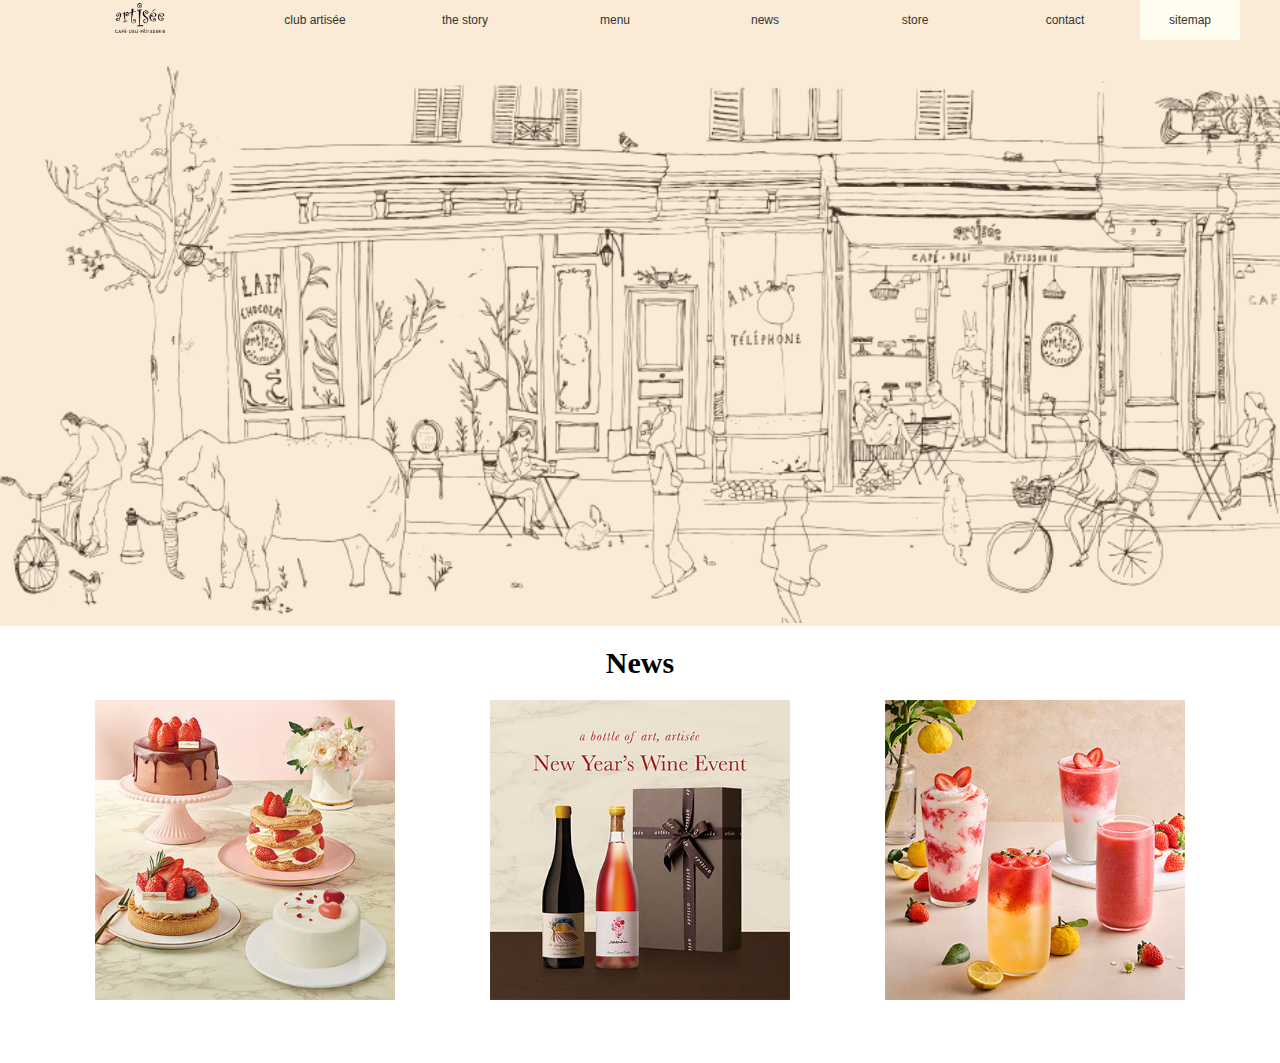
<file: index.html>
<!DOCTYPE html>
<html lang="ko">

<head>
    <meta charset="UTF-8">
    <meta name="viewport" content="width=device-width, initial-scale=1.0">
    <title>artisée</title>

    <link rel="stylesheet" href="css/style.css">

    <script src="jquery/jquery-3.7.1.min.js"></script>
    <script src="jquery/jquery-ui-1.10.3.custom.min.js"></script>
    <script src="jquery/jquery-ui.min.js"></script>

    <script src="jquery/index_header_menu.js"></script>
</head>

<body>
    <header class="header_wrap">
        <!-- 1행 전체 -->
        <nav class="header_row_01_all">
            <section class="header_row_01_center">

                <!-- 메인 메뉴 -->
                <div id="header_01">
                    <a href="index.html" target="_self">
                        <img src="img/logo.png" alt="">
                    </a>
                </div>
                <!-- 상단 메인 메뉴 -->
                <div id="header_02">
                    <div id="menu_up">
                        <a href="menu01_sub01.html">
                            club artisée
                        </a>
                    </div>
                    <div id="menu_up">
                        <a href="menu02_sub01.html">
                            the story
                        </a>
                    </div>
                    <div id="menu_up">
                        <a href="menu03_sub01.html">
                            menu
                        </a>
                    </div>
                    <div id="menu_up">
                        <a href="menu04_sub01.html">
                            news
                        </a>
                    </div>
                    <div id="menu_up">
                        <a href="menu05_sub01.html">
                            store
                        </a>
                    </div>
                    <div id="menu_up">
                        <a href="menu06_sub01.html">
                            contact
                        </a>
                    </div>
                </div>
                <!-- 우측 상단 사이트맵 부분 -->
                <div id="header_03">
                    <a href="sitemap.html" target="_self">
                        sitemap
                    </a>
                </div>
            </section>
        </nav>

        <!-- 2행 전체 -->
        <!-- 서브 메뉴 모음 (좌측 이미지 포함) -->
        <nav class="header_row_02_all">
            <section class="header_row_02_center">
                <div id="header_row_02_01">
                    <!-- 서브 메뉴 모음 좌측 작은 이미지 -->
                    <img src="./img/header_img_01.jpg">
                </div>
                <!-- 서브 메뉴 시작 -->
                <div id="header_row_02_02">
                    <!-- 1번째 서브 메뉴 모음 -->
                    <aside id="header_row_02_02_01">
                        <div id="menu_down">
                            <a href="menu01_sub01.html">
                                멤버십 안내
                            </a>
                        </div>
                        <div id="menu_down">
                            <a href="menu01_sub02.html">
                                마이 아티제
                            </a>
                        </div>
                        <div id="menu_down">
                            <a href="menu01_sub03.html">
                                마이 페이지
                            </a>
                        </div>
                    </aside>
                    <!-- 2번째 서브 메뉴 모음 -->
                    <aside id="header_row_02_02_01">
                        <div id="menu_down">
                            <a href="menu02_sub01.html">
                                브랜드 스토리
                            </a>
                        </div>
                        <div id="menu_down">
                            <a href="menu02_sub02.html">
                                커피 스토리
                            </a>
                        </div>
                    </aside>
                    <!-- 3번째 서브 메뉴 모음 -->
                    <aside id="header_row_02_02_01">
                        <div id="menu_down">
                            <a href="menu03_sub01.html">
                                베이커리
                            </a>
                        </div>
                        <div id="menu_down">
                            <a href="menu03_sub02.html">
                                음료
                            </a>
                        </div>
                    </aside>
                    <!-- 4번째 서브 메뉴 모음 -->
                    <aside id="header_row_02_02_01">
                        <div id="menu_down">
                            <a href="menu04_sub01.html">
                                디저트
                            </a>
                        </div>
                        <div id="menu_down">
                            <a href="menu04_sub02.html">
                                푸드
                            </a>
                        </div>
                    </aside>
                    <!-- 5번째 서브 메뉴 모음 -->
                    <aside id="header_row_02_02_01">
                        <div id="menu_down">
                            <a href="menu05_sub01.html">
                                새메뉴
                            </a>
                        </div>
                        <div id="menu_down">
                            <a href="menu05_sub02.html">
                                선물하기
                            </a>
                        </div>
                    </aside>
                    <!-- 6번째 서브 메뉴 모음 -->
                    <aside id="header_row_02_02_01">
                        <div id="menu_down">
                            <a href="menu06_sub01.html">
                                매장찾기
                            </a>
                        </div>
                        <div id="menu_down">
                            <a href="menu06_sub02.html">
                                고객의 소리
                            </a>
                        </div>
                    </aside>
                </div>
            </section>
        </nav>
        <nav class="header_row_03_all">
            <section class="header_row_03_center">
                <aside class="ani_img">
                    <img src="./img/main_img_01.jpg">
                </aside>

                <div class="ani_text_01">
                    a
                </div>

                <div class="ani_text_02">
                    r
                </div>

                <div class="ani_text_03">
                    t
                </div>

                <div class="ani_text_04">
                    i
                </div>

                <div class="ani_text_05">
                    s
                </div>

                <div class="ani_text_06">
                    é
                </div>

                <div class="ani_text_07">
                    e
                </div>

                <div class="ani_text_11">
                    & Service
                </div>
            </section>
        </nav>
    </header>

    <!-- middle 시작 -->
    <section class="index_news_title">
        <div class="middle_title_01">
            <h1>
                News
            </h1>
        </div>
     </section>
     <section class="news_center_all">
        <figure class="news_row_01_center">
        <div id="news_row_01_img">
                <img src="img/middle_img_01.jpg">
            </div>

            </div>
            <div id="news_row_01_img">
                <img src="img/middle_img_02.jpeg">
            </div>

            </div>
        <div id="news_row_01_img">
                <img src="img/middle_img_03.jpeg">
            </div>
        </figure>
     </section>
</body>

</html>
</file>
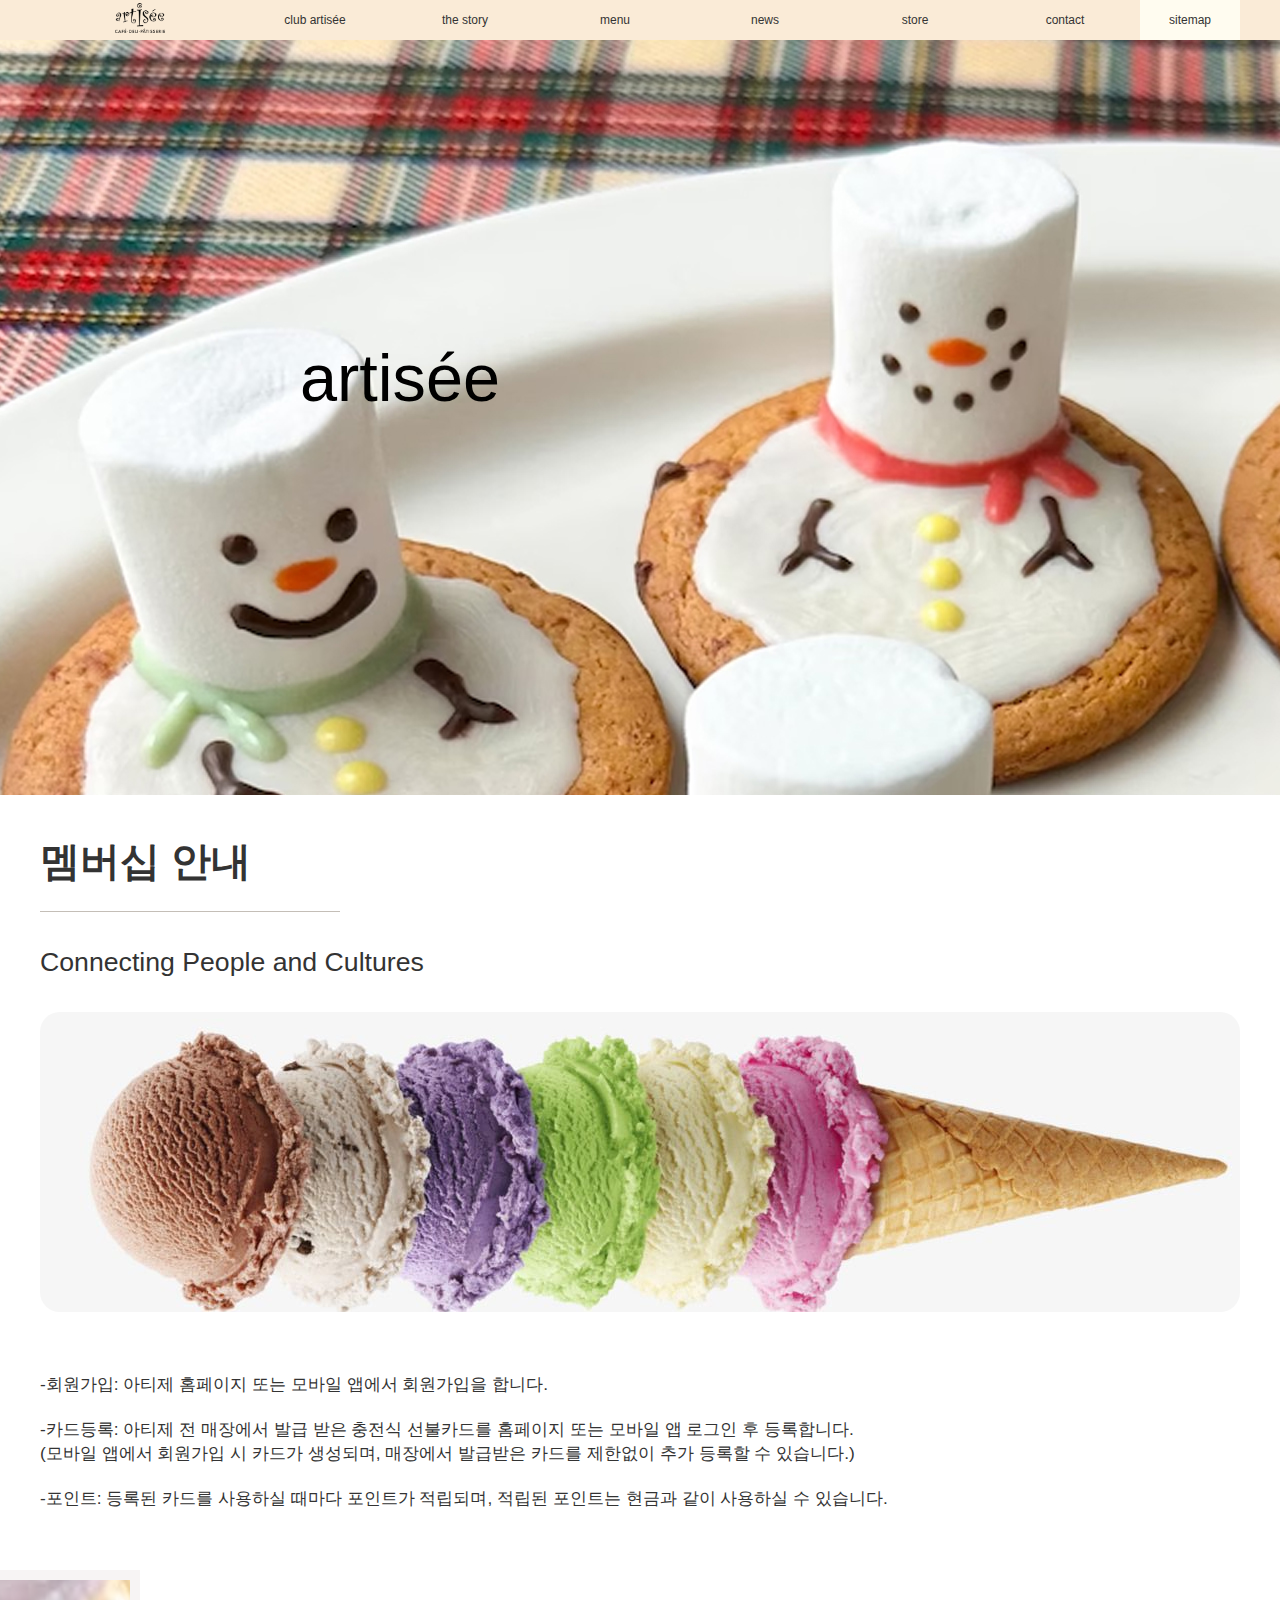
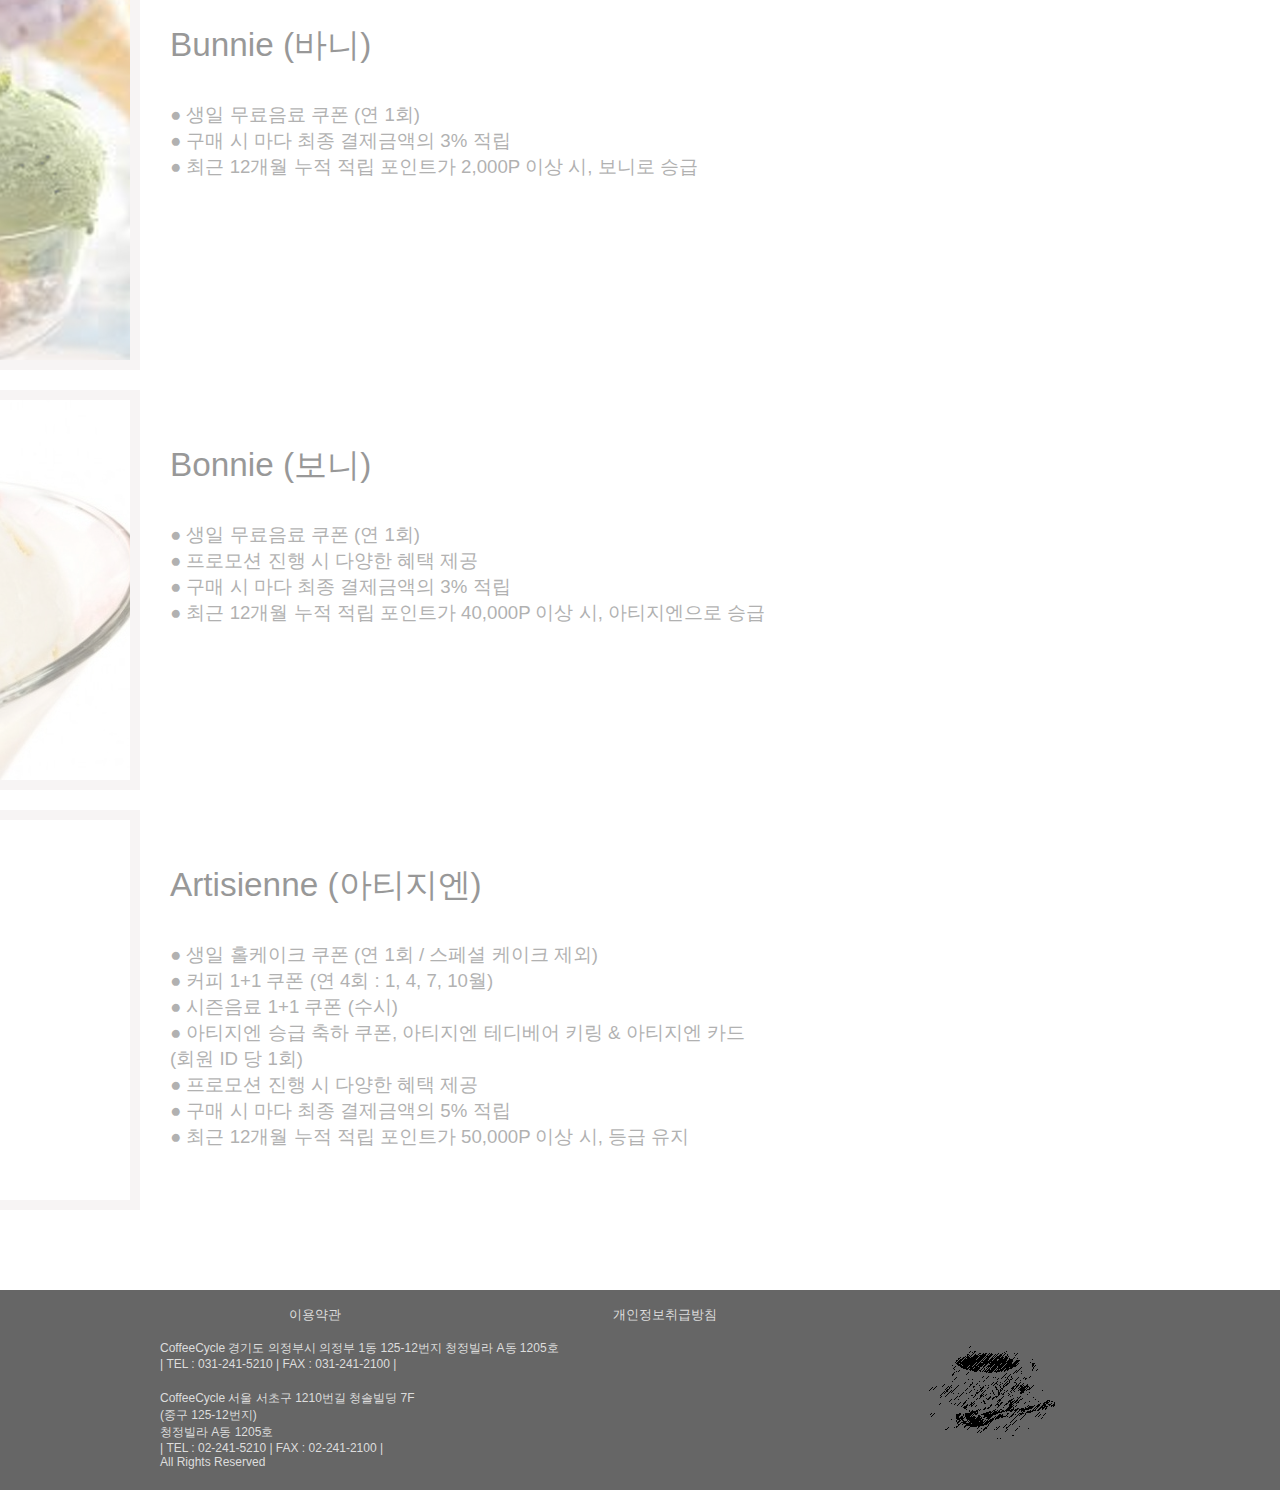
<file: menu01_sub01.html>
<!DOCTYPE html>
<html lang="ko">
<head>
    <meta charset="UTF-8">
    <meta name="viewport" content="width=device-width, initial-scale=1.0">
    <title>club artisée</title>

    <link rel="stylesheet" href="css/style.css">
    <link rel="stylesheet" href="css/subpage_header_section.css">
    <link rel="stylesheet" href="css/menu01_sub01.css">
    <link rel="stylesheet" href="css/footer_css.css">

    <script src="jquery/jquery-3.7.1.min.js"></script>
    <script src="jquery/jquery-ui-1.10.3.custom.min.js"></script>
    <script src="jquery/jquery-ui.min.js"></script>

    <script src="jquery/index_header_menu.js"></script>
    <script src="jquery/menu01_sub01.js"></script>
</head>
<body>
    <header class="header_wrap">
        <!-- 1행 전체 -->
        <nav class="header_row_01_all">
            <section class="header_row_01_center">

                <!-- 메인 메뉴 -->
                <div id="header_01">
                    <a href="index.html" target="_self">
                        <img src="img/logo.png" alt="">
                    </a>
                </div>
                <!-- 상단 메인 메뉴 -->
                <div id="header_02">
                    <div id="menu_up">
                        <a href="menu01_sub01.html">
                            club artisée
                        </a>
                    </div>
                    <div id="menu_up">
                        <a href="menu02_sub01.html">
                            the story
                        </a>
                    </div>
                    <div id="menu_up">
                        <a href="menu03_sub01.html">
                            menu
                        </a>
                    </div>
                    <div id="menu_up">
                        <a href="menu04_sub01.html">
                            news
                        </a>
                    </div>
                    <div id="menu_up">
                        <a href="menu05_sub01.html">
                            store
                        </a>
                    </div>
                    <div id="menu_up">
                        <a href="menu06_sub01.html">
                            contact
                        </a>
                    </div>
                </div>
                <!-- 우측 상단 사이트맵 부분 -->
                <div id="header_03">
                    <a href="sitemap.html" target="_self">
                        sitemap
                    </a>
                </div>
            </section>
        </nav>

        <!-- 2행 전체 -->
        <!-- 서브 메뉴 모음 (좌측 이미지 포함) -->
        <nav class="header_row_02_all">
            <section class="header_row_02_center">
                <div id="header_row_02_01">
                    <!-- 서브 메뉴 모음 좌측 작은 이미지 -->
                    <img src="./img/header_img_01.jpg">
                </div>
                <!-- 서브 메뉴 시작 -->
                <div id="header_row_02_02">
                    <!-- 1번째 서브 메뉴 모음 -->
                    <aside id="header_row_02_02_01">
                        <div id="menu_down">
                            <a href="menu01_sub01.html">
                                멤버십 안내
                            </a>
                        </div>
                        <div id="menu_down">
                            <a href="menu01_sub02.html">
                                마이 아티제
                            </a>
                        </div>
                        <div id="menu_down">
                            <a href="menu01_sub03.html">
                                마이 페이지
                            </a>
                        </div>
                    </aside>
                    <!-- 2번째 서브 메뉴 모음 -->
                    <aside id="header_row_02_02_01">
                        <div id="menu_down">
                            <a href="menu02_sub01.html">
                                브랜드 스토리
                            </a>
                        </div>
                        <div id="menu_down">
                            <a href="menu02_sub02.html">
                                커피 스토리
                            </a>
                        </div>
                    </aside>
                    <!-- 3번째 서브 메뉴 모음 -->
                    <aside id="header_row_02_02_01">
                        <div id="menu_down">
                            <a href="menu03_sub01.html">
                                베이커리
                            </a>
                        </div>
                        <div id="menu_down">
                            <a href="menu03_sub02.html">
                                음료
                            </a>
                        </div>
                    </aside>
                    <!-- 4번째 서브 메뉴 모음 -->
                    <aside id="header_row_02_02_01">
                        <div id="menu_down">
                            <a href="menu04_sub01.html">
                                디저트
                            </a>
                        </div>
                        <div id="menu_down">
                            <a href="menu04_sub02.html">
                                푸드
                            </a>
                        </div>
                    </aside>
                    <!-- 5번째 서브 메뉴 모음 -->
                    <aside id="header_row_02_02_01">
                        <div id="menu_down">
                            <a href="menu05_sub01.html">
                                새메뉴
                            </a>
                        </div>
                        <div id="menu_down">
                            <a href="menu05_sub02.html">
                                선물하기
                            </a>
                        </div>
                    </aside>
                    <!-- 6번째 서브 메뉴 모음 -->
                    <aside id="header_row_02_02_01">
                        <div id="menu_down">
                            <a href="menu06_sub01.html">
                                매장찾기
                            </a>
                        </div>
                        <div id="menu_down">
                            <a href="menu06_sub02.html">
                                고객의 소리
                            </a>
                        </div>
                    </aside>
                </div>
            </section>
        </nav>
        <nav class="header_row_03_all">
            <section class="header_row_03_center">
                <aside class="ani_img">
                    <img src="./img/main_img_02.jpg">
                </aside>

                <div class="ani_text_12">
                    club
                </div>

                <div class="ani_text_13">
                    artisée
                </div>
            </section>
        </nav>
    </header>
    <section class="m_content_all">
        <div class="m_content_center">
            <div id="m_content_up_01">
                멤버십 안내
            </div>
            <div id="m_content_up_underline">
            </div>
            <div id="m_content_up_02">
                Connecting People and Cultures
            </div>
            <div id="m_content_img">
                <img src="img/menu01_sub01_img_01.jpg">
            </div>
            <div id="m_content_down">
                -회원가입: 아티제 홈페이지 또는 모바일 앱에서 회원가입을 합니다.<br><br>
                -카드등록: 아티제 전 매장에서 발급 받은 충전식 선불카드를 홈페이지 또는 모바일 앱 로그인 후 등록합니다.<br>
                (모바일 앱에서 회원가입 시 카드가 생성되며, 매장에서 발급받은 카드를 제한없이 추가 등록할 수 있습니다.)<br><br>
                -포인트: 등록된 카드를 사용하실 때마다 포인트가 적립되며, 적립된 포인트는 현금과 같이 사용하실 수 있습니다.<br>
            </div>
        </div>
     </section>
     <section class="menu01_sub01_people_all">
        <figure class="people_row_01_all">
            <div id="people_row_01_left">
                <aside>
                    <img src="img/menu01_sub01_img_02.jpg">
                </aside>
            </div>
            <div id="people_row_01_right">
                <article>
                    <p id="font_01"> Bunnie (바니) </p>
                    <p>
                        ● 생일 무료음료 쿠폰 (연 1회)<br>
                        ● 구매 시 마다 최종 결제금액의 3% 적립<br>
                        ● 최근 12개월 누적 적립 포인트가 2,000P 이상 시, 보니로 승급
                    </p>
                </article>
            </div>
        </figure>
        <figure class="people_row_01_all">
            <div id="people_row_01_left">
                <aside>
                     <img src="img/menu01_sub01_img_03.jpg">
                </aside>
            </div>
            <div id="people_row_01_right">
                <article>
                    <p id="font_01"> Bonnie (보니) </p>
                    <p>
                        ● 생일 무료음료 쿠폰 (연 1회)<br>
                        ● 프로모션 진행 시 다양한 혜택 제공<br>
                        ● 구매 시 마다 최종 결제금액의 3% 적립<br>
                        ● 최근 12개월 누적 적립 포인트가 40,000P 이상 시, 아티지엔으로 승급
                    </p>
                </article>
            </div>
        </figure>
        <figure class="people_row_01_all">
            <div id="people_row_01_left">
                <aside>
                    <img src="img/menu01_sub01_img_04.jpg">
                </aside>
             </div>                
            <div id="people_row_01_right">
                <article>
                    <p id="font_01"> Artisienne (아티지엔) </p>
                    <p>
                        ● 생일 홀케이크 쿠폰 (연 1회 / 스페셜 케이크 제외)<br>
                        ● 커피 1+1 쿠폰 (연 4회 : 1, 4, 7, 10월)<br>
                        ● 시즌음료 1+1 쿠폰 (수시)<br>
                        ● 아티지엔 승급 축하 쿠폰,  아티지엔 테디베어 키링 & 아티지엔 카드 (회원 ID 당 1회)<br>
                        ● 프로모션 진행 시 다양한 혜택 제공<br>
                        ● 구매 시 마다 최종 결제금액의 5% 적립<br>
                        ● 최근 12개월 누적 적립 포인트가 50,000P 이상 시, 등급 유지
                    </p>
                </article>
            </div>
        </figure>
        <footer class="footer_wrap">
            <section class="footer_all">
                <aside class="footer_left_all">
                    <div class="footer_left_01">
                        <div class="footer_left_01_01">
                            <a href="z_agreement_01.html" target="_self">
                                이용약관
                            </a>
                        </div>
                    </div>
                    <div class="footer_left_01_02">
                        <a href="z_agreement_02.html" target="_self">
                            개인정보취급방침
                        </a>
                    </div>
                    <div class="footer_left_02">
                        CoffeeCycle 경기도 의정부시 의정부 1동
                        125-12번지
                        청정빌라 A동 1205호 <br>
                        | TEL : 031-241-5210 | FAX : 031-241-2100 |
                    </div>
                    <div class="footer_left_03">
                        CoffeeCycle 서울 서초구 1210번길 청솔빌딩 7F <br>
                        (중구 125-12번지) <br>
                        청정빌라 A동 1205호 <br>
                        | TEL : 02-241-5210 | FAX : 02-241-2100 | <br>
                        All Rights Reserved
                    </div>      
                </aside>
                <aside class="footer_right_all">
                    <div class="footer_right_01">
                        <table width="300" height="300" align="center" valign="middle">
                            <tr>
                                <td width="300" height="300" align="center" valign="middle">
                                    <a href="index.html" target="_self">
                                        <img src="img/logo_bottom_right.gif">
                                    </a>
                                </td>
                            </tr>
                        </table>
                    </div>
                </aside>
            </section>
         </footer>
    
    </section>
</body>
</html>
</file>
<file: css/style.css>
body {
    margin: 0;
    padding: 0;
    font-size: 9pt;
    font-family:Arial, Helvetica, sans-serif;
}
header, nav, section, aside, article, figure, footer {
    margin: 0;
    padding: 0;
}
a {
    text-decoration: none;
    font-size: 9pt;
    font-family:Arial, Helvetica, sans-serif;
    color: #333;
}
a:hover {
    color: #f63;
}
img, table, tr, td {
    border: 0;
}
.wrap {
    position: relative;
    clear: both;
    width: 100%;
    margin: 0 auto;
}
.header_wrap {
    position: relative;
    clear: both;
    width: 100%;
    height: 626px;
    margin: 0 auto;
}
.header_row_01_all {
    position: relative;
    clear: both;
    width: 100%;
    height: 40px;
    z-index: 3;
    background-color: antiquewhite;
}
.header_row_01_center {
    position: relative;
    clear: both;
    width: 1200px;
    height: 40px;
    margin: 0 auto;
}
#header_01 {
    position: relative;
    float: left;
    width: 200px;
    height: 40px;
    text-align: center;
}
#header_01 img {
    height: 75%;
    padding-top: 3px;
}
#header_02 {
    position: relative;
    float: left;
    width: 900px;
    height: 40px;
}
#menu_up {
    position: relative;
    float: left;
    width: 150px;
    height: 40px;
    line-height: 40px;
    text-align: center;
}
#header_03 {
    position: relative;
    float: left;
    width: 100px;
    height: 40px;
    line-height: 40px;
    text-align: center;
    background: rgb(255, 252, 240);
}
.header_row_02_all {
    position: relative;
    clear: both;
    width: 100%;
    height: 0;
    overflow: hidden;
    z-index: 2;
}
.header_row_02_center {
    position: relative;
    clear: both;
    width: 1200px;
    height: 200px;
    margin: 0 auto;
    background: rgba(255, 255, 255, 0.5);
}
#header_row_02_01 {
    position: relative;
    float: left;
    width: 200px;
    height: 200px;
}
#header_row_02_01 > img {
    position: absolute;
    left: 50px;
    top: 50px;
    width: 100px;
    height: 100px;
}
#header_row_02_02 {
    position: relative;
    float: left;
    width: 900px;
    height: 200px;
}
#header_row_02_02_01 {
    position: relative;
    float: left;
    width: 150px;
    height: 200px;
}
#menu_down {
    position: relative;
    clear: both;
    width: 150px;
    height: 40px;
    line-height: 30px;
    text-align: center;
}

.header_row_03_all {
    position: absolute;
    top: 40px;
    width: 100%;
}

.ani_img {
    position: absolute;
    left: 0;
    top: 0;
    width: 1920px;
    z-index: 1;
    background-color: antiquewhite;
}
.ani_img img {
    width: 100%;
}
.ani_text_01 {
    position: absolute;
    left: -500px;
    top: 200px;
    width: 150px;
    height: 150px;
    font-size: 100pt;
    z-index: 2;

    -webkit-animation-duration: 8s;
    -webkit-animation-name: text_01;
    -webkit-animation-iteration-count: infinite;
    -webkit-animation-delay: 1s;
}
@-webkit-keyframes text_01 {
    0% {left: 500px; top:200px; opacity: 0%;}
    10% {left: 200px; top:200px; opacity: 100%;}
    90% {left: 200px; top:200px; opacity: 100%;}
    100% {left: -200px; top:200px; opacity: 0%;}
}
.ani_text_02 {
    position: absolute;
    left: -500px;
    top: 200px;
    width: 150px;
    height: 150px;
    font-size: 100pt;
    z-index: 2;

    -webkit-animation-duration: 8s;
    -webkit-animation-name: text_02;
    -webkit-animation-iteration-count: infinite;
    -webkit-animation-delay: 2s;
}
@-webkit-keyframes text_02 {
    0% {left: 600px; top:200px; opacity: 0%;}
    10% {left: 320px; top:200px; opacity: 100%;}
    90% {left: 320px; top:200px; opacity: 100%;}
    100% {left: -200px; top:200px; opacity: 0%;}
}
.ani_text_03 {
    position: absolute;
    left: -500px;
    top: 200px;
    width: 150px;
    height: 150px;
    font-size: 100pt;
    z-index: 2;

    -webkit-animation-duration: 8s;
    -webkit-animation-name: text_03;
    -webkit-animation-iteration-count: infinite;
    -webkit-animation-delay: 3s;
}
@-webkit-keyframes text_03 {
    0% {left: 700px; top:200px; opacity: 0%;}
    10% {left: 410px; top:200px; opacity: 100%;}
    90% {left: 410px; top:200px; opacity: 100%;}
    100% {left: -200px; top:200px; opacity: 0%;}
}
.ani_text_04 {
    position: absolute;
    left: -500px;
    top: 200px;
    width: 150px;
    height: 150px;
    font-size: 100pt;
    z-index: 2;

    -webkit-animation-duration: 8s;
    -webkit-animation-name: text_04;
    -webkit-animation-iteration-count: infinite;
    -webkit-animation-delay: 4s;
}
@-webkit-keyframes text_04 {
    0% {left: 800px; top:200px; opacity: 0%;}
    10% {left: 500px; top:200px; opacity: 100%;}
    90% {left: 500px; top:200px; opacity: 100%;}
    100% {left: -200px; top:200px; opacity: 0%;}
}
.ani_text_05 {
    position: absolute;
    left: -500px;
    top: 200px;
    width: 150px;
    height: 150px;
    font-size: 100pt;
    z-index: 2;

    -webkit-animation-duration: 8s;
    -webkit-animation-name: text_05;
    -webkit-animation-iteration-count: infinite;
    -webkit-animation-delay: 5s;
}
@-webkit-keyframes text_05 {
    0% {left: 900px; top:200px; opacity: 0%;}
    10% {left: 580px; top:200px; opacity: 100%;}
    90% {left: 580px; top:200px; opacity: 100%;}
    100% {left: -200px; top:200px; opacity: 0%;}
}
.ani_text_06 {
    position: absolute;
    left: -500px;
    top: 200px;
    width: 150px;
    height: 150px;
    font-size: 100pt;
    z-index: 2;

    -webkit-animation-duration: 8s;
    -webkit-animation-name: text_06;
    -webkit-animation-iteration-count: infinite;
    -webkit-animation-delay: 6s;
}
@-webkit-keyframes text_06 {
    0% {left: 1000px; top:200px; opacity: 0%;}
    10% {left: 680px; top:200px; opacity: 100%;}
    90% {left: 680px; top:200px; opacity: 100%;}
    100% {left: -200px; top:200px; opacity: 0%;}
}
.ani_text_07 {
    position: absolute;
    left: -500px;
    top: 200px;
    width: 150px;
    height: 150px;
    font-size: 100pt;
    z-index: 2;

    -webkit-animation-duration: 8s;
    -webkit-animation-name: text_07;
    -webkit-animation-iteration-count: infinite;
    -webkit-animation-delay: 7s;
}
@-webkit-keyframes text_07 {
    0% {left: 1100px; top:200px; opacity: 0%;}
    10% {left: 790px; top:200px; opacity: 100%;}
    90% {left: 790px; top:200px; opacity: 100%;}
    100% {left: -200px; top:200px; opacity: 0%;}
}
.ani_text_11 {
    position: absolute;
    left: 300px;
    top: 300px;
    width: 400px;
    height: 200px;
    font-size: 50pt;
    opacity: 0;
    z-index: 3;

    -webkit-animation-duration: 20s;
    -webkit-animation-name: text_11;
    -webkit-animation-iteration-count: infinite;
    -webkit-animation-delay: 7s;
}
@-webkit-keyframes text_11 {
    0% {left: 300px; top:250px; opacity: 0%;}
    10% {left: 400px; top:350px; opacity: 50%;}
    90% {left: 400px; top:350px; opacity: 50%;}
    100% {left: 500px; top:450px; opacity: 0%;}
}
.index_news_title {
    width: 100%;
}
.middle_title_01 > h1 {
    width: 100%;
    font-family: "맑은 고딕";
    font-size: 30px;
    display: flex;
    justify-content: center;
}
.news_center_all {
    display: flex;
    width: 100%;
}
.news_row_01_center {
    display: flex;
    width: 100%;
    justify-content: space-evenly;
    margin-bottom: 60px;
}
#news_row_01_img {
    overflow: hidden;
    transition: all 0.5s;
}
#news_row_01_img:hover {
    border-radius: 20px;
    box-shadow: 10px 10px 10px #666;
}
#news_row_01_img > img {
    width: 300px;
    transition: all 0.5s;
}
#news_row_01_img > img:hover {
    transform: scale(1.2);
    opacity: 50%;
}
</file>
<file: css/subpage_header_section.css>
.ani_img {
    position: absolute;
    left: 0px;
    top: 0px;
    width: 1920px;
    height: 755px;
    z-index: 1;
}
.ani_text_12 {
    position: absolute;
    left: -2000px;
    top: 200px;
    width: 150px;
    height: 150px;
    font-size: 100pt;
    z-index: 2;

    -webkit-animation-duration: 3s;
    -webkit-animation-name: text_12;
    -webkit-animation-iteration-count: infinite;
    -webkit-animation-delay: 1s;
}
@-webkit-keyframes text_12 {
    0% {left: 500px; top: 200px; opacity: 0%;}
    10% {left: 200px; top: 200px; opacity: 100%;}
    90% {left: 200px; top: 200px; opacity: 100%;}
    100% {left: -200px; top: 200px; opacity: 0%;}
}
.ani_text_13 {
    position: absolute;
    left: 300px;
    top: 300px;
    width: 400px;
    height: 200px;
    font-size: 50pt;
    z-index: 3;

    -webkit-animation-duration: 4s;
    -webkit-animation-name: text_13;
    -webkit-animation-iteration-count: infinite;
    -webkit-animation-delay: 2s;
}
@-webkit-keyframes text_13 {
    0% {left: 300px; top: 250px; opacity: 0%;}
    90% {left: 400px; top: 350px; opacity: 100%;}
    10% {left: 400px; top: 350px; opacity: 100%;}
    100% {left: 500px; top: 450px; opacity: 0%;}
}
</file>
<file: css/menu01_sub01.css>
.m_content_all {
    width: 100%;
    margin-top: 185px;
}
.m_content_center {
    position: relative;
    clear: both;
    width: 1200px;
    height: 100%;
    margin: 0 auto;
}
#m_content_up_01 {
    position: relative;
    clear: both;
    width: 1200px;
    height: 100px;
    line-height: 100px;
    font-size: 30pt;
    font-weight: bold;
    color: #333;
}
#m_content_up_underline {
    position: relative;
    clear: both;
    width: 300px;
    height: 1px;
    background: rgb(196, 190, 183);
}
#m_content_up_02 {
    position: relative;
    clear: both;
    width: 1200px;
    height: 100px;
    line-height: 100px;
    font-size: 20pt;
    color: #333;
}
#m_content_img {
    position: relative;
    clear: both;
    width: 1200px;
    height: 300px;
    border-radius: 20px;
    overflow: hidden;
}
#m_content_down {
    font-size: 13pt;
    color: #333;
    padding: 60px 0;
}
.menu01_sub01_people_all {
    width: 100%;
}
.people_row_01_all {
    position: relative;
    clear: both;
    width: 1200px;
    height: 420px;
    left: -500px;
    opacity: 50%;
    margin: 0 auto;
}
.people_row_01_all:nth-child(3) {
    padding-bottom: 60px;
}
#people_row_01_left {
    position: relative;
    float: left;
    width: 600px;
    height: 400px;
    background-color: rgb(241, 234, 234);
    overflow: hidden;
}
#people_row_01_left > aside {
    position: absolute;
    left: 10px;
    top: 10px;
    width: 580px;
    height: 380px;
    overflow: hidden;
}
#people_row_01_left > aside > img {
    transform: scale(1);
    transition: all 1s;
}
#people_row_01_left > aside > img:hover {
    transform: scale(1.2);
}
#people_row_01_right {
    position: relative;
    float: left;
    width: 600px;
    height: 400px;
    font-size: 14pt;
    color: #666;
}
#people_row_01_right > article {
    position: absolute;
    left: 30px;
    top: 20px;
    width: 100%;
    height: 100%;
}
#font_01 {
    font-size: 25pt;
    color: #333;
}
</file>
<file: css/footer_css.css>
.footer_wrap {
    position: relative;
    clear: both;
    width: 100%;
    height: 200px;
    overflow: hidden;
    background: #666;   
}
.footer_all {
    position: relative;
    clear: both;
    width: 1000px;
    height: 200px;
    margin: 0 auto;
}
.footer_left_all {
    position: relative;
    float: left;
    width: 700px;
    height: 200px;
}
.footer_left_01_01 {
    position: relative;
    float: left;
    width: 350px;
    height: 50px;
    line-height: 50px;
    text-align: center;
}
    .footer_left_01_01 > a {
    font-size: 10pt;
    color: #ddd;
}
.footer_left_01_01 > a:hover {
    font-size: 10pt;
    color: #FF0;
}
.footer_left_01_02 {
    position: relative;
    float: left;
    width: 350px;
    height: 50px;
    line-height: 50px;
    text-align: center;
}
.footer_left_01_02 > a {
    font-size: 10pt;
    color: #ddd;
}
.footer_left_01_02 > a:hover {
    color: #ff0;
}
.footer_left_02 {
    position: relative;
    clear: both;
    width: 700px;
    height: 50px;
    text-align: left;
    padding-left: 20px;
    color: #ddd;
}
.footer_left_03 {
    position: relative;
    clear: both;
    width: 700px;
    height: 200px;
    text-align: left;
    padding-left: 20px;
    color: #ddd;
}
.footer_right_all {
    position: relative;
    float: left;
    width: 300px;
    height: 200px;
}
.footer_right_01 {
    margin-top: -50px;
}
</file>
